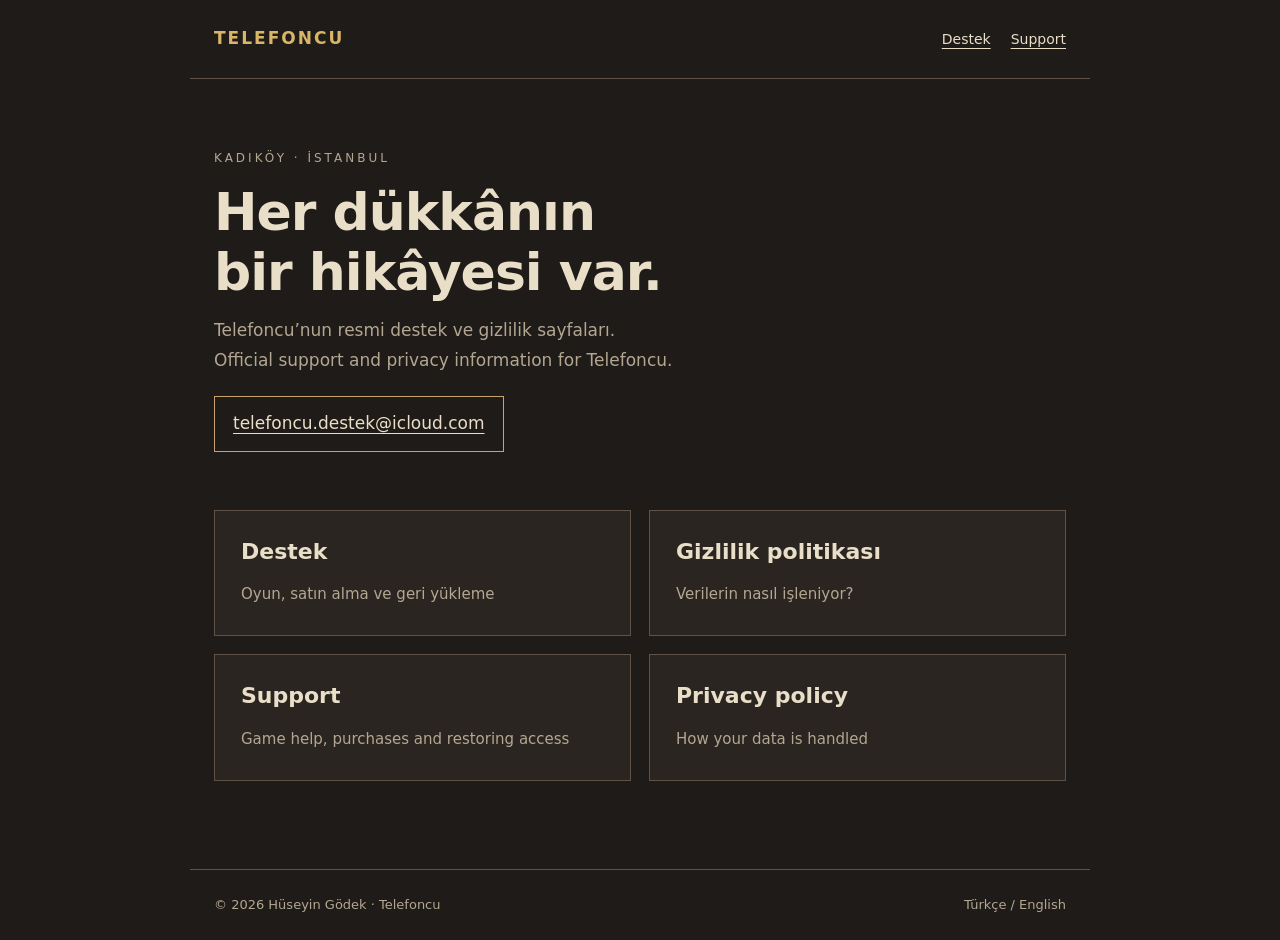
<file: index.html>
<!doctype html><html lang="tr"><head><meta charset="utf-8"><meta name="viewport" content="width=device-width,initial-scale=1"><meta name="description" content="Telefoncu resmi destek ve gizlilik sayfaları. Official support and privacy information."><title>Telefoncu · Destek &amp; Privacy</title><link rel="stylesheet" href="style.css"></head><body><header><a href="index.html">TELEFONCU</a><nav><a href="support.html">Destek</a><a href="support-en.html" lang="en">Support</a></nav></header><main><div class="hero"><p class="eyebrow">Kadıköy · İstanbul</p><h1>Her dükkânın<br>bir hikâyesi var.</h1><p class="intro">Telefoncu’nun resmi destek ve gizlilik sayfaları.<br><span lang="en">Official support and privacy information for Telefoncu.</span></p><a class="contact" href="mailto:telefoncu.destek@icloud.com">telefoncu.destek@icloud.com</a></div><div class="cards"><a class="card" href="support.html"><h2>Destek</h2><span>Oyun, satın alma ve geri yükleme</span></a><a class="card" href="privacy.html"><h2>Gizlilik politikası</h2><span>Verilerin nasıl işleniyor?</span></a><a class="card" href="support-en.html" lang="en"><h2>Support</h2><span>Game help, purchases and restoring access</span></a><a class="card" href="privacy-en.html" lang="en"><h2>Privacy policy</h2><span>How your data is handled</span></a></div></main><footer><span>© 2026 Hüseyin Gödek · Telefoncu</span><span>Türkçe / English</span></footer></body></html>
</file>
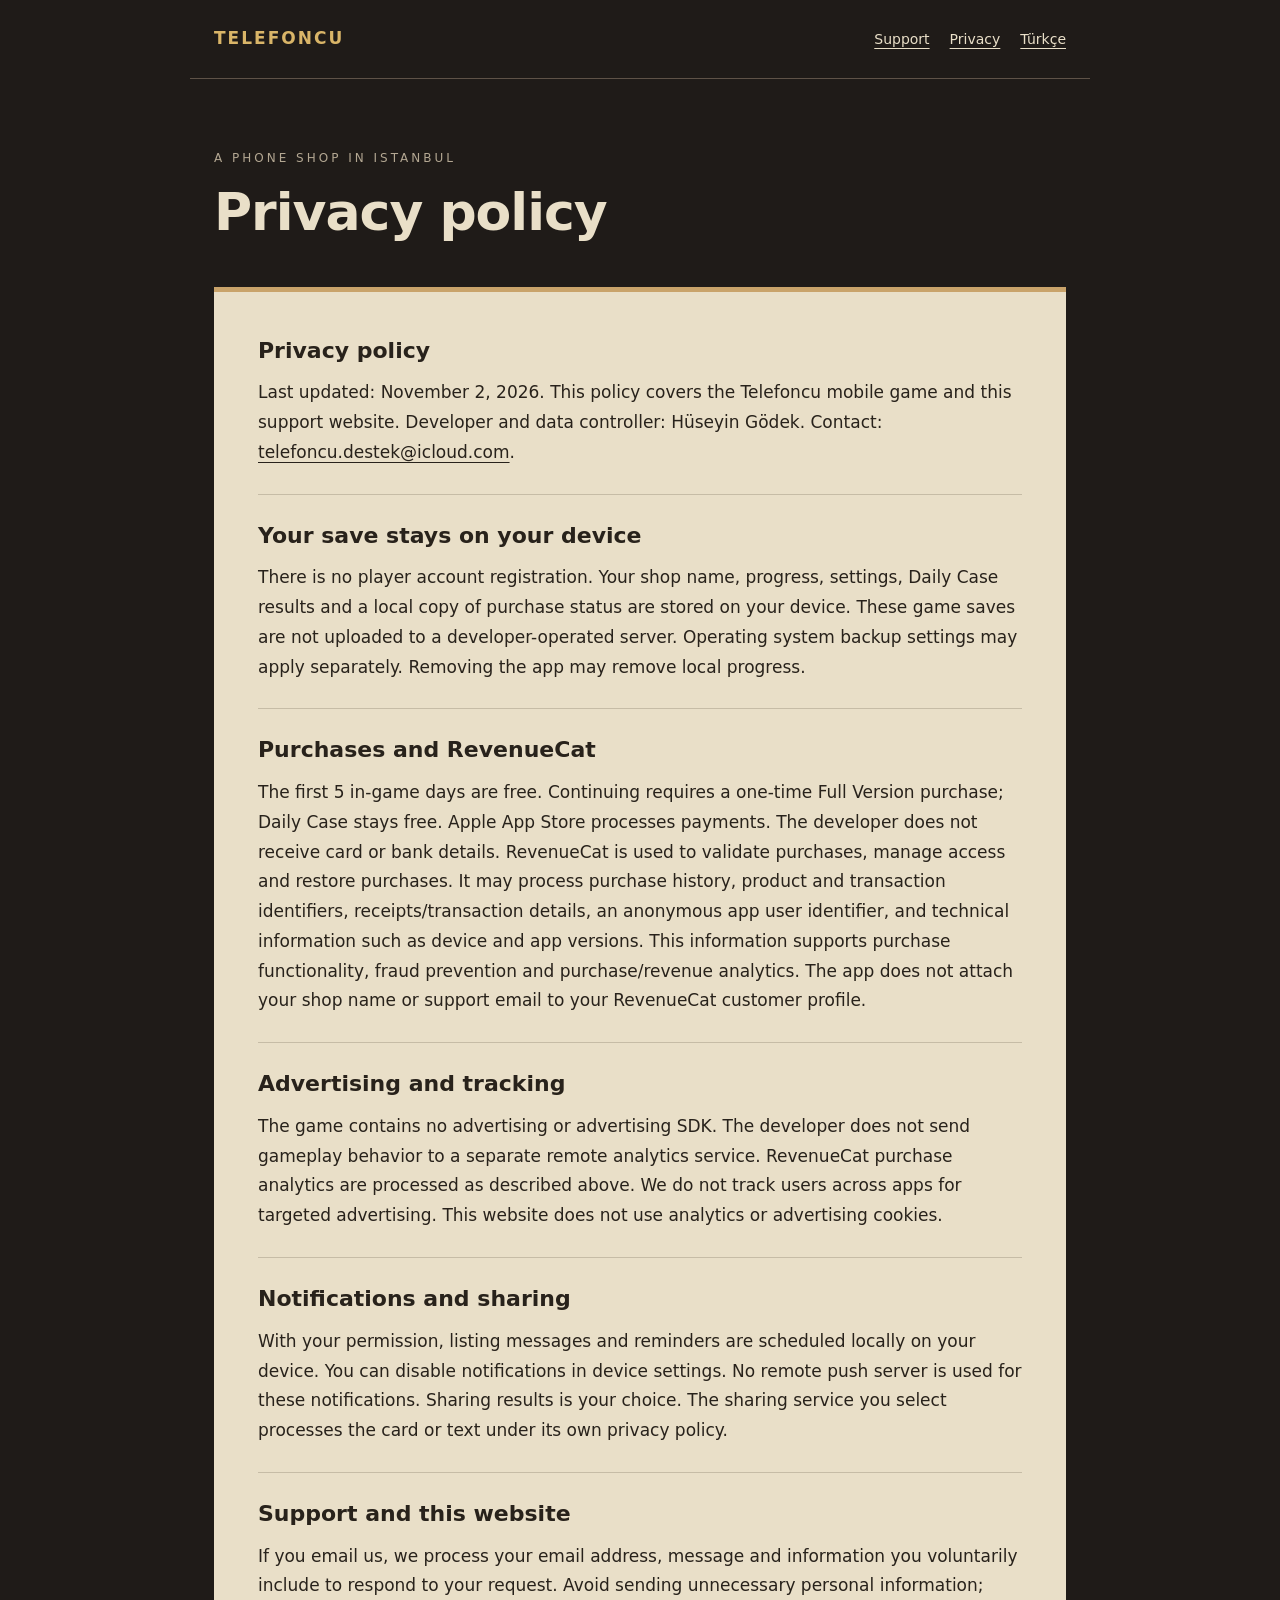
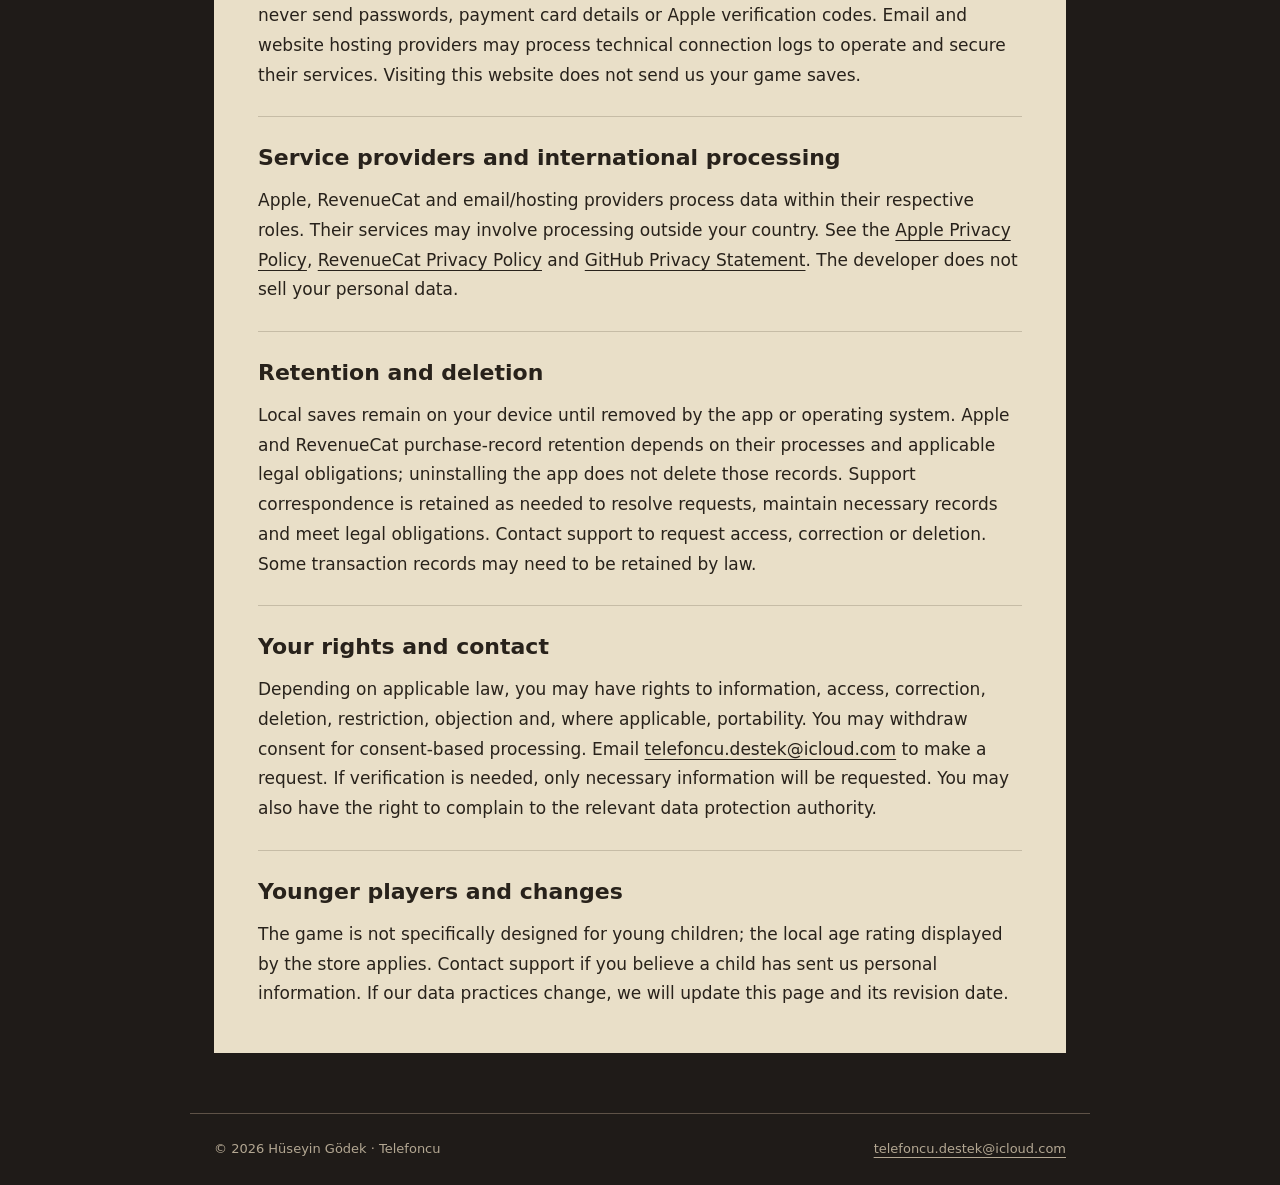
<file: privacy-en.html>
<!doctype html><html lang="en"><head><meta charset="utf-8"><meta name="viewport" content="width=device-width,initial-scale=1"><meta name="description" content="Telefoncu — Privacy policy. Hüseyin Gödek. telefoncu.destek@icloud.com"><title>Privacy policy · Telefoncu</title><link rel="stylesheet" href="style.css"><link rel="alternate" hreflang="tr" href="privacy.html"></head><body><header><a href="index.html">TELEFONCU</a><nav aria-label="Navigation"><a href="support-en.html">Support</a><a href="privacy-en.html">Privacy</a><a href="privacy.html" lang="tr">Türkçe</a></nav></header><main><div class="hero"><p class="eyebrow">A phone shop in Istanbul</p><h1>Privacy policy</h1></div><article><section><h2>Privacy policy</h2><p>Last updated: November 2, 2026. This policy covers the Telefoncu mobile game and this support website. Developer and data controller: Hüseyin Gödek. Contact: <a href="mailto:telefoncu.destek@icloud.com">telefoncu.destek@icloud.com</a>.</p></section><section><h2>Your save stays on your device</h2><p>There is no player account registration. Your shop name, progress, settings, Daily Case results and a local copy of purchase status are stored on your device. These game saves are not uploaded to a developer-operated server. Operating system backup settings may apply separately. Removing the app may remove local progress.</p></section><section><h2>Purchases and RevenueCat</h2><p>The first 5 in-game days are free. Continuing requires a one-time Full Version purchase; Daily Case stays free. Apple App Store processes payments. The developer does not receive card or bank details. RevenueCat is used to validate purchases, manage access and restore purchases. It may process purchase history, product and transaction identifiers, receipts/transaction details, an anonymous app user identifier, and technical information such as device and app versions. This information supports purchase functionality, fraud prevention and purchase/revenue analytics. The app does not attach your shop name or support email to your RevenueCat customer profile.</p></section><section><h2>Advertising and tracking</h2><p>The game contains no advertising or advertising SDK. The developer does not send gameplay behavior to a separate remote analytics service. RevenueCat purchase analytics are processed as described above. We do not track users across apps for targeted advertising. This website does not use analytics or advertising cookies.</p></section><section><h2>Notifications and sharing</h2><p>With your permission, listing messages and reminders are scheduled locally on your device. You can disable notifications in device settings. No remote push server is used for these notifications. Sharing results is your choice. The sharing service you select processes the card or text under its own privacy policy.</p></section><section><h2>Support and this website</h2><p>If you email us, we process your email address, message and information you voluntarily include to respond to your request. Avoid sending unnecessary personal information; never send passwords, payment card details or Apple verification codes. Email and website hosting providers may process technical connection logs to operate and secure their services. Visiting this website does not send us your game saves.</p></section><section><h2>Service providers and international processing</h2><p>Apple, RevenueCat and email/hosting providers process data within their respective roles. Their services may involve processing outside your country. See the <a href="https://www.apple.com/legal/privacy/">Apple Privacy Policy</a>, <a href="https://www.revenuecat.com/privacy">RevenueCat Privacy Policy</a> and <a href="https://docs.github.com/en/site-policy/privacy-policies/github-general-privacy-statement">GitHub Privacy Statement</a>. The developer does not sell your personal data.</p></section><section><h2>Retention and deletion</h2><p>Local saves remain on your device until removed by the app or operating system. Apple and RevenueCat purchase-record retention depends on their processes and applicable legal obligations; uninstalling the app does not delete those records. Support correspondence is retained as needed to resolve requests, maintain necessary records and meet legal obligations. Contact support to request access, correction or deletion. Some transaction records may need to be retained by law.</p></section><section><h2>Your rights and contact</h2><p>Depending on applicable law, you may have rights to information, access, correction, deletion, restriction, objection and, where applicable, portability. You may withdraw consent for consent-based processing. Email <a href="mailto:telefoncu.destek@icloud.com">telefoncu.destek@icloud.com</a> to make a request. If verification is needed, only necessary information will be requested. You may also have the right to complain to the relevant data protection authority.</p></section><section><h2>Younger players and changes</h2><p>The game is not specifically designed for young children; the local age rating displayed by the store applies. Contact support if you believe a child has sent us personal information. If our data practices change, we will update this page and its revision date.</p></section></article></main><footer><span>© 2026 Hüseyin Gödek · Telefoncu</span><a href="mailto:telefoncu.destek@icloud.com">telefoncu.destek@icloud.com</a></footer></body></html>
</file>
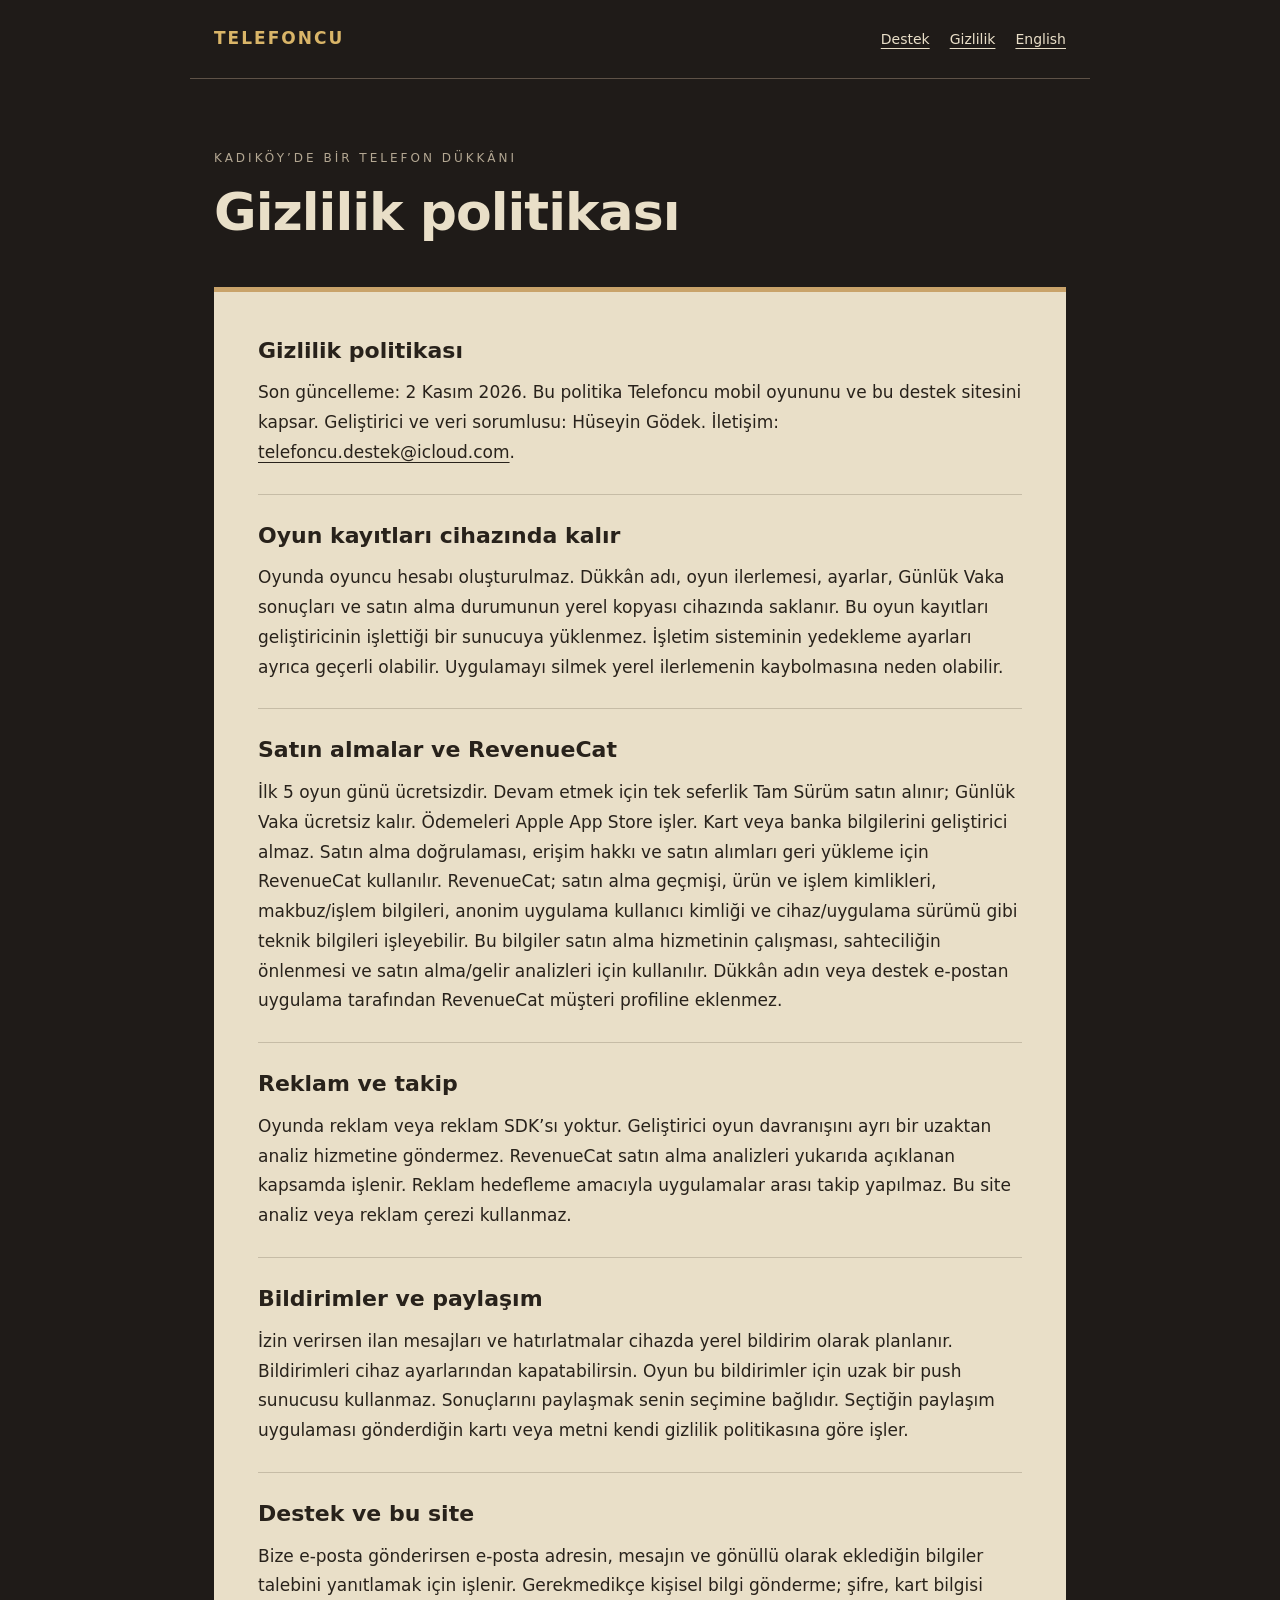
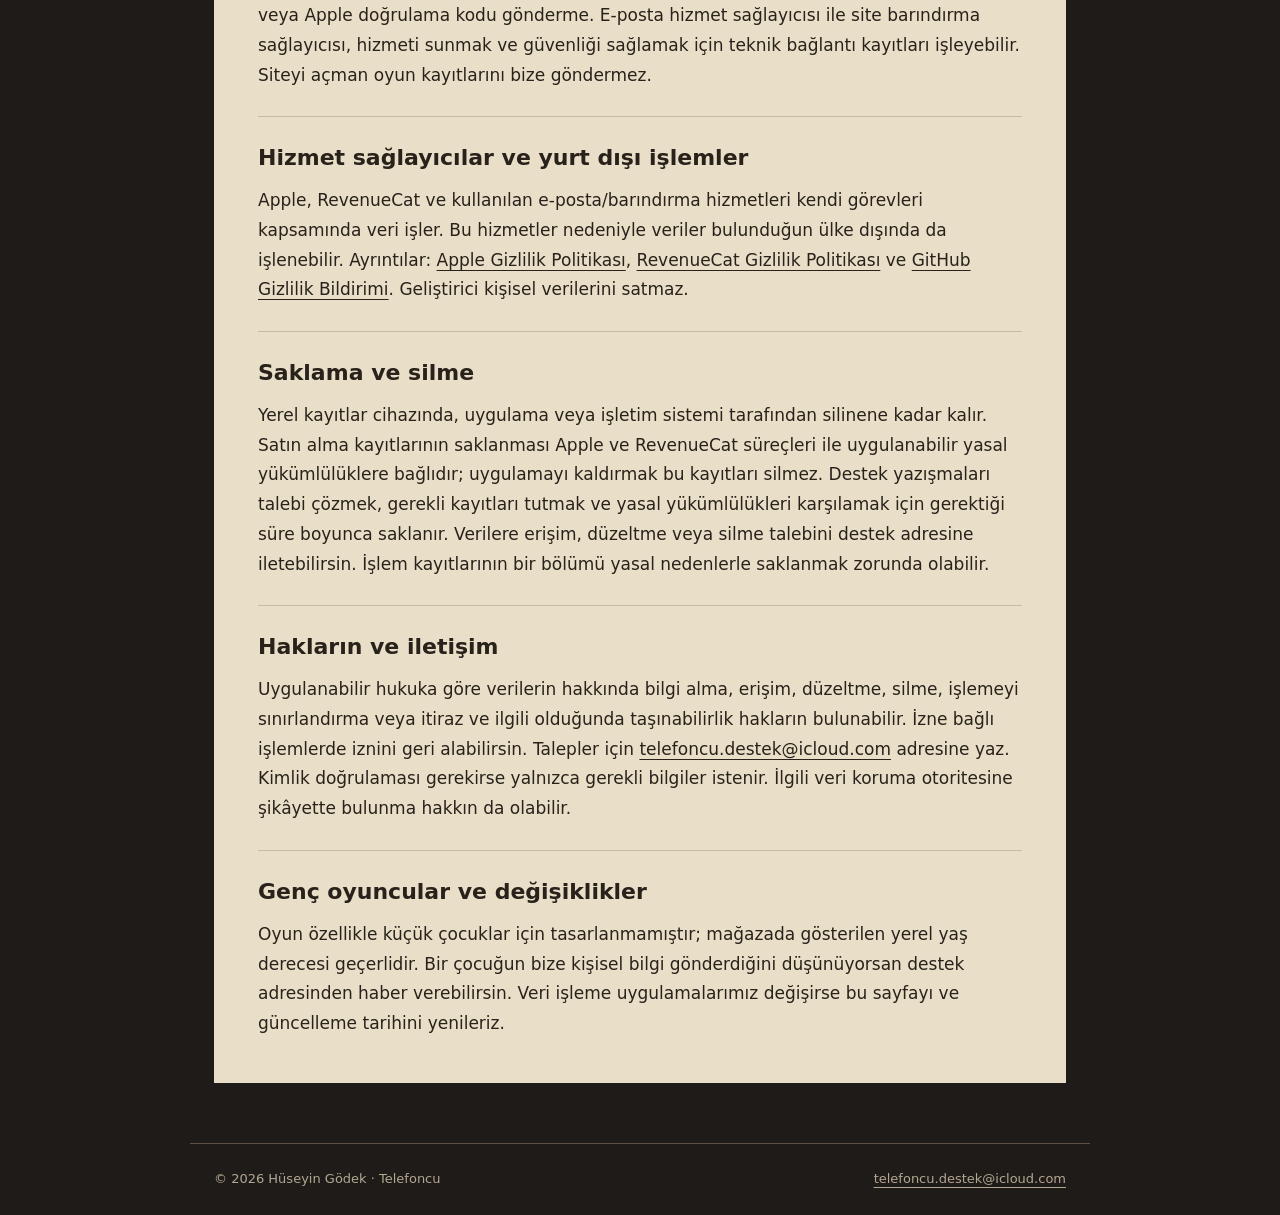
<file: privacy.html>
<!doctype html><html lang="tr"><head><meta charset="utf-8"><meta name="viewport" content="width=device-width,initial-scale=1"><meta name="description" content="Telefoncu — Gizlilik politikası. Hüseyin Gödek. telefoncu.destek@icloud.com"><title>Gizlilik politikası · Telefoncu</title><link rel="stylesheet" href="style.css"><link rel="alternate" hreflang="en" href="privacy-en.html"></head><body><header><a href="index.html">TELEFONCU</a><nav aria-label="Gezinme"><a href="support.html">Destek</a><a href="privacy.html">Gizlilik</a><a href="privacy-en.html" lang="en">English</a></nav></header><main><div class="hero"><p class="eyebrow">Kadıköy’de bir telefon dükkânı</p><h1>Gizlilik politikası</h1></div><article><section><h2>Gizlilik politikası</h2><p>Son güncelleme: 2 Kasım 2026. Bu politika Telefoncu mobil oyununu ve bu destek sitesini kapsar. Geliştirici ve veri sorumlusu: Hüseyin Gödek. İletişim: <a href="mailto:telefoncu.destek@icloud.com">telefoncu.destek@icloud.com</a>.</p></section><section><h2>Oyun kayıtları cihazında kalır</h2><p>Oyunda oyuncu hesabı oluşturulmaz. Dükkân adı, oyun ilerlemesi, ayarlar, Günlük Vaka sonuçları ve satın alma durumunun yerel kopyası cihazında saklanır. Bu oyun kayıtları geliştiricinin işlettiği bir sunucuya yüklenmez. İşletim sisteminin yedekleme ayarları ayrıca geçerli olabilir. Uygulamayı silmek yerel ilerlemenin kaybolmasına neden olabilir.</p></section><section><h2>Satın almalar ve RevenueCat</h2><p>İlk 5 oyun günü ücretsizdir. Devam etmek için tek seferlik Tam Sürüm satın alınır; Günlük Vaka ücretsiz kalır. Ödemeleri Apple App Store işler. Kart veya banka bilgilerini geliştirici almaz. Satın alma doğrulaması, erişim hakkı ve satın alımları geri yükleme için RevenueCat kullanılır. RevenueCat; satın alma geçmişi, ürün ve işlem kimlikleri, makbuz/işlem bilgileri, anonim uygulama kullanıcı kimliği ve cihaz/uygulama sürümü gibi teknik bilgileri işleyebilir. Bu bilgiler satın alma hizmetinin çalışması, sahteciliğin önlenmesi ve satın alma/gelir analizleri için kullanılır. Dükkân adın veya destek e-postan uygulama tarafından RevenueCat müşteri profiline eklenmez.</p></section><section><h2>Reklam ve takip</h2><p>Oyunda reklam veya reklam SDK’sı yoktur. Geliştirici oyun davranışını ayrı bir uzaktan analiz hizmetine göndermez. RevenueCat satın alma analizleri yukarıda açıklanan kapsamda işlenir. Reklam hedefleme amacıyla uygulamalar arası takip yapılmaz. Bu site analiz veya reklam çerezi kullanmaz.</p></section><section><h2>Bildirimler ve paylaşım</h2><p>İzin verirsen ilan mesajları ve hatırlatmalar cihazda yerel bildirim olarak planlanır. Bildirimleri cihaz ayarlarından kapatabilirsin. Oyun bu bildirimler için uzak bir push sunucusu kullanmaz. Sonuçlarını paylaşmak senin seçimine bağlıdır. Seçtiğin paylaşım uygulaması gönderdiğin kartı veya metni kendi gizlilik politikasına göre işler.</p></section><section><h2>Destek ve bu site</h2><p>Bize e-posta gönderirsen e-posta adresin, mesajın ve gönüllü olarak eklediğin bilgiler talebini yanıtlamak için işlenir. Gerekmedikçe kişisel bilgi gönderme; şifre, kart bilgisi veya Apple doğrulama kodu gönderme. E-posta hizmet sağlayıcısı ile site barındırma sağlayıcısı, hizmeti sunmak ve güvenliği sağlamak için teknik bağlantı kayıtları işleyebilir. Siteyi açman oyun kayıtlarını bize göndermez.</p></section><section><h2>Hizmet sağlayıcılar ve yurt dışı işlemler</h2><p>Apple, RevenueCat ve kullanılan e-posta/barındırma hizmetleri kendi görevleri kapsamında veri işler. Bu hizmetler nedeniyle veriler bulunduğun ülke dışında da işlenebilir. Ayrıntılar: <a href="https://www.apple.com/legal/privacy/">Apple Gizlilik Politikası</a>, <a href="https://www.revenuecat.com/privacy">RevenueCat Gizlilik Politikası</a> ve <a href="https://docs.github.com/en/site-policy/privacy-policies/github-general-privacy-statement">GitHub Gizlilik Bildirimi</a>. Geliştirici kişisel verilerini satmaz.</p></section><section><h2>Saklama ve silme</h2><p>Yerel kayıtlar cihazında, uygulama veya işletim sistemi tarafından silinene kadar kalır. Satın alma kayıtlarının saklanması Apple ve RevenueCat süreçleri ile uygulanabilir yasal yükümlülüklere bağlıdır; uygulamayı kaldırmak bu kayıtları silmez. Destek yazışmaları talebi çözmek, gerekli kayıtları tutmak ve yasal yükümlülükleri karşılamak için gerektiği süre boyunca saklanır. Verilere erişim, düzeltme veya silme talebini destek adresine iletebilirsin. İşlem kayıtlarının bir bölümü yasal nedenlerle saklanmak zorunda olabilir.</p></section><section><h2>Hakların ve iletişim</h2><p>Uygulanabilir hukuka göre verilerin hakkında bilgi alma, erişim, düzeltme, silme, işlemeyi sınırlandırma veya itiraz ve ilgili olduğunda taşınabilirlik hakların bulunabilir. İzne bağlı işlemlerde iznini geri alabilirsin. Talepler için <a href="mailto:telefoncu.destek@icloud.com">telefoncu.destek@icloud.com</a> adresine yaz. Kimlik doğrulaması gerekirse yalnızca gerekli bilgiler istenir. İlgili veri koruma otoritesine şikâyette bulunma hakkın da olabilir.</p></section><section><h2>Genç oyuncular ve değişiklikler</h2><p>Oyun özellikle küçük çocuklar için tasarlanmamıştır; mağazada gösterilen yerel yaş derecesi geçerlidir. Bir çocuğun bize kişisel bilgi gönderdiğini düşünüyorsan destek adresinden haber verebilirsin. Veri işleme uygulamalarımız değişirse bu sayfayı ve güncelleme tarihini yenileriz.</p></section></article></main><footer><span>© 2026 Hüseyin Gödek · Telefoncu</span><a href="mailto:telefoncu.destek@icloud.com">telefoncu.destek@icloud.com</a></footer></body></html>
</file>
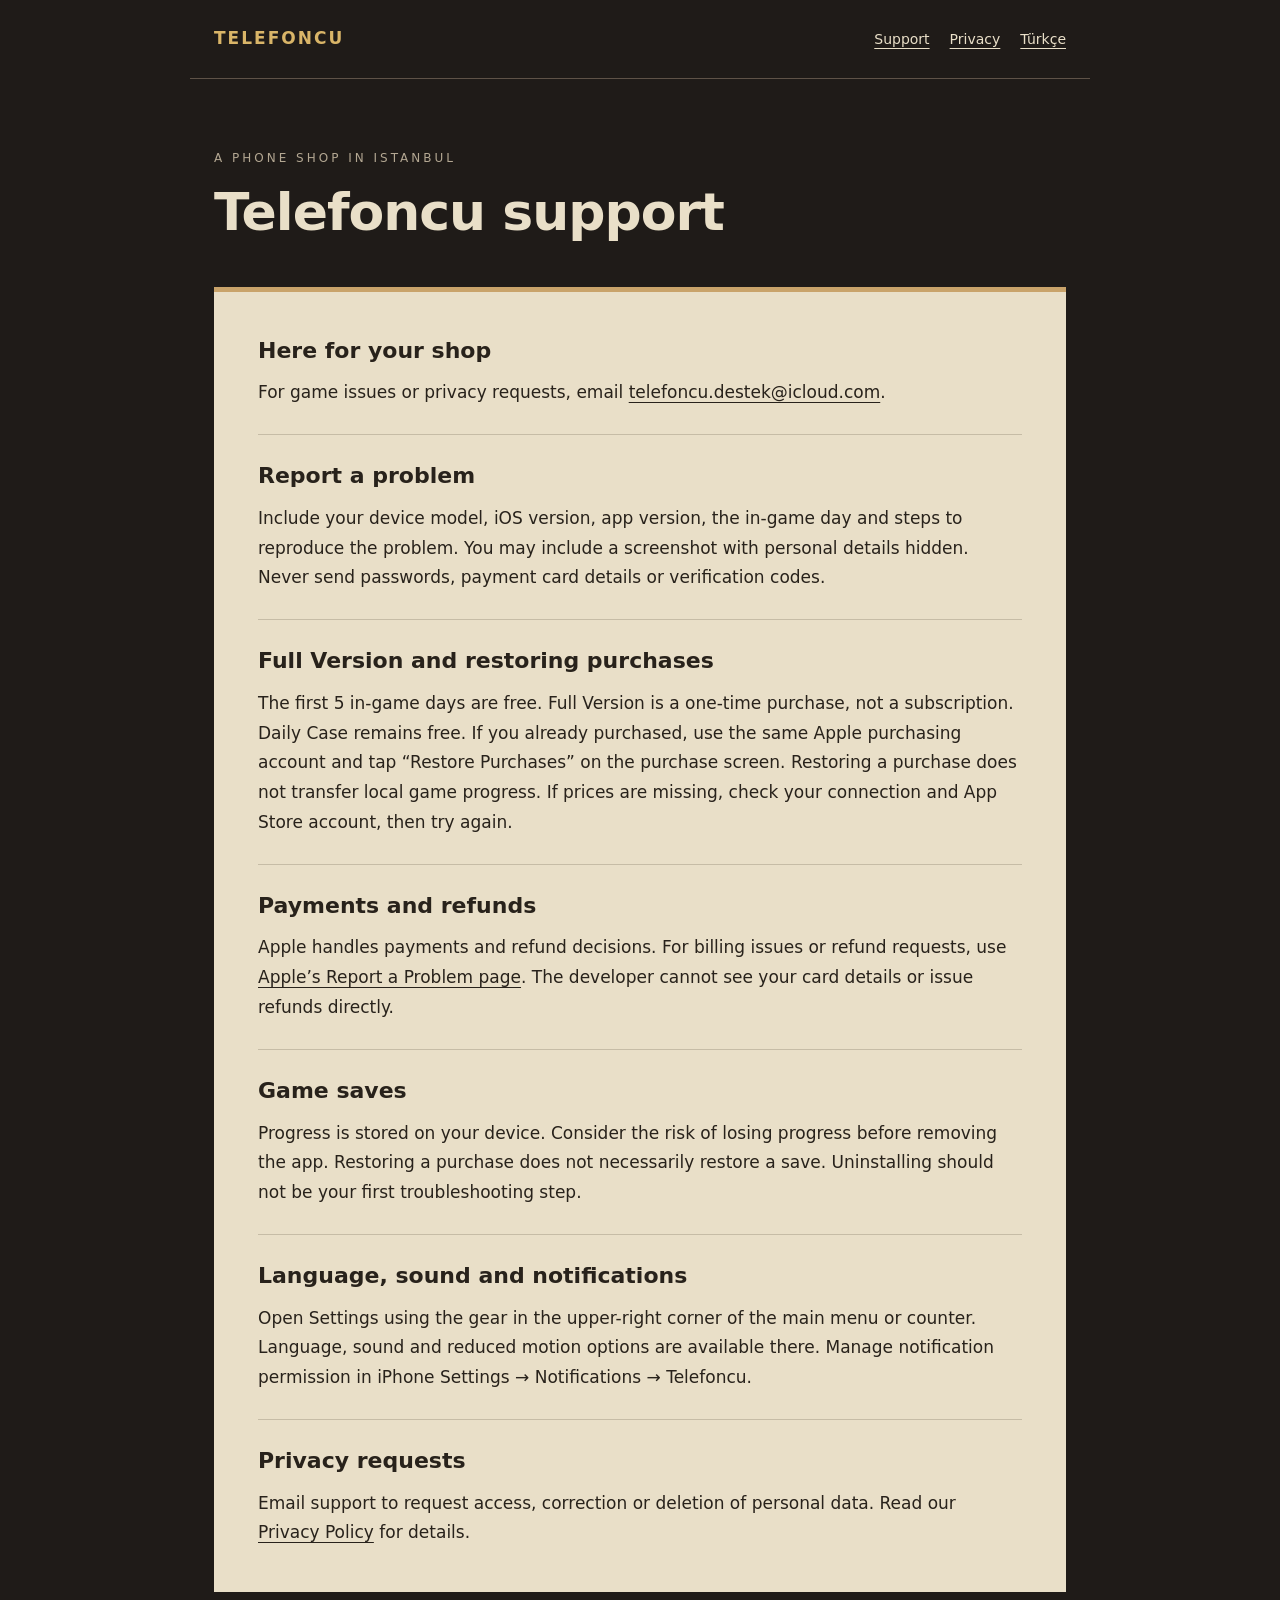
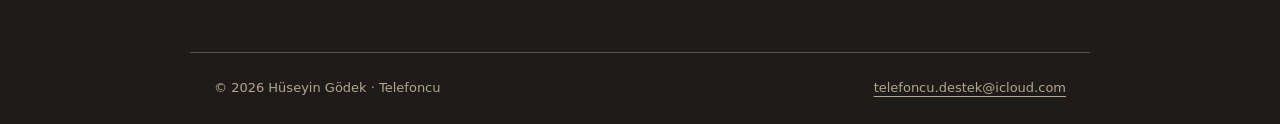
<file: support-en.html>
<!doctype html><html lang="en"><head><meta charset="utf-8"><meta name="viewport" content="width=device-width,initial-scale=1"><meta name="description" content="Telefoncu — Telefoncu support. Hüseyin Gödek. telefoncu.destek@icloud.com"><title>Telefoncu support · Telefoncu</title><link rel="stylesheet" href="style.css"><link rel="alternate" hreflang="tr" href="support.html"></head><body><header><a href="index.html">TELEFONCU</a><nav aria-label="Navigation"><a href="support-en.html">Support</a><a href="privacy-en.html">Privacy</a><a href="support.html" lang="tr">Türkçe</a></nav></header><main><div class="hero"><p class="eyebrow">A phone shop in Istanbul</p><h1>Telefoncu support</h1></div><article><section><h2>Here for your shop</h2><p>For game issues or privacy requests, email <a href="mailto:telefoncu.destek@icloud.com">telefoncu.destek@icloud.com</a>.</p></section><section><h2>Report a problem</h2><p>Include your device model, iOS version, app version, the in-game day and steps to reproduce the problem. You may include a screenshot with personal details hidden. Never send passwords, payment card details or verification codes.</p></section><section><h2>Full Version and restoring purchases</h2><p>The first 5 in-game days are free. Full Version is a one-time purchase, not a subscription. Daily Case remains free. If you already purchased, use the same Apple purchasing account and tap “Restore Purchases” on the purchase screen. Restoring a purchase does not transfer local game progress. If prices are missing, check your connection and App Store account, then try again.</p></section><section><h2>Payments and refunds</h2><p>Apple handles payments and refund decisions. For billing issues or refund requests, use <a href="https://reportaproblem.apple.com/">Apple’s Report a Problem page</a>. The developer cannot see your card details or issue refunds directly.</p></section><section><h2>Game saves</h2><p>Progress is stored on your device. Consider the risk of losing progress before removing the app. Restoring a purchase does not necessarily restore a save. Uninstalling should not be your first troubleshooting step.</p></section><section><h2>Language, sound and notifications</h2><p>Open Settings using the gear in the upper-right corner of the main menu or counter. Language, sound and reduced motion options are available there. Manage notification permission in iPhone Settings → Notifications → Telefoncu.</p></section><section><h2>Privacy requests</h2><p>Email support to request access, correction or deletion of personal data. Read our <a href="privacy-en.html">Privacy Policy</a> for details.</p></section></article></main><footer><span>© 2026 Hüseyin Gödek · Telefoncu</span><a href="mailto:telefoncu.destek@icloud.com">telefoncu.destek@icloud.com</a></footer></body></html>
</file>
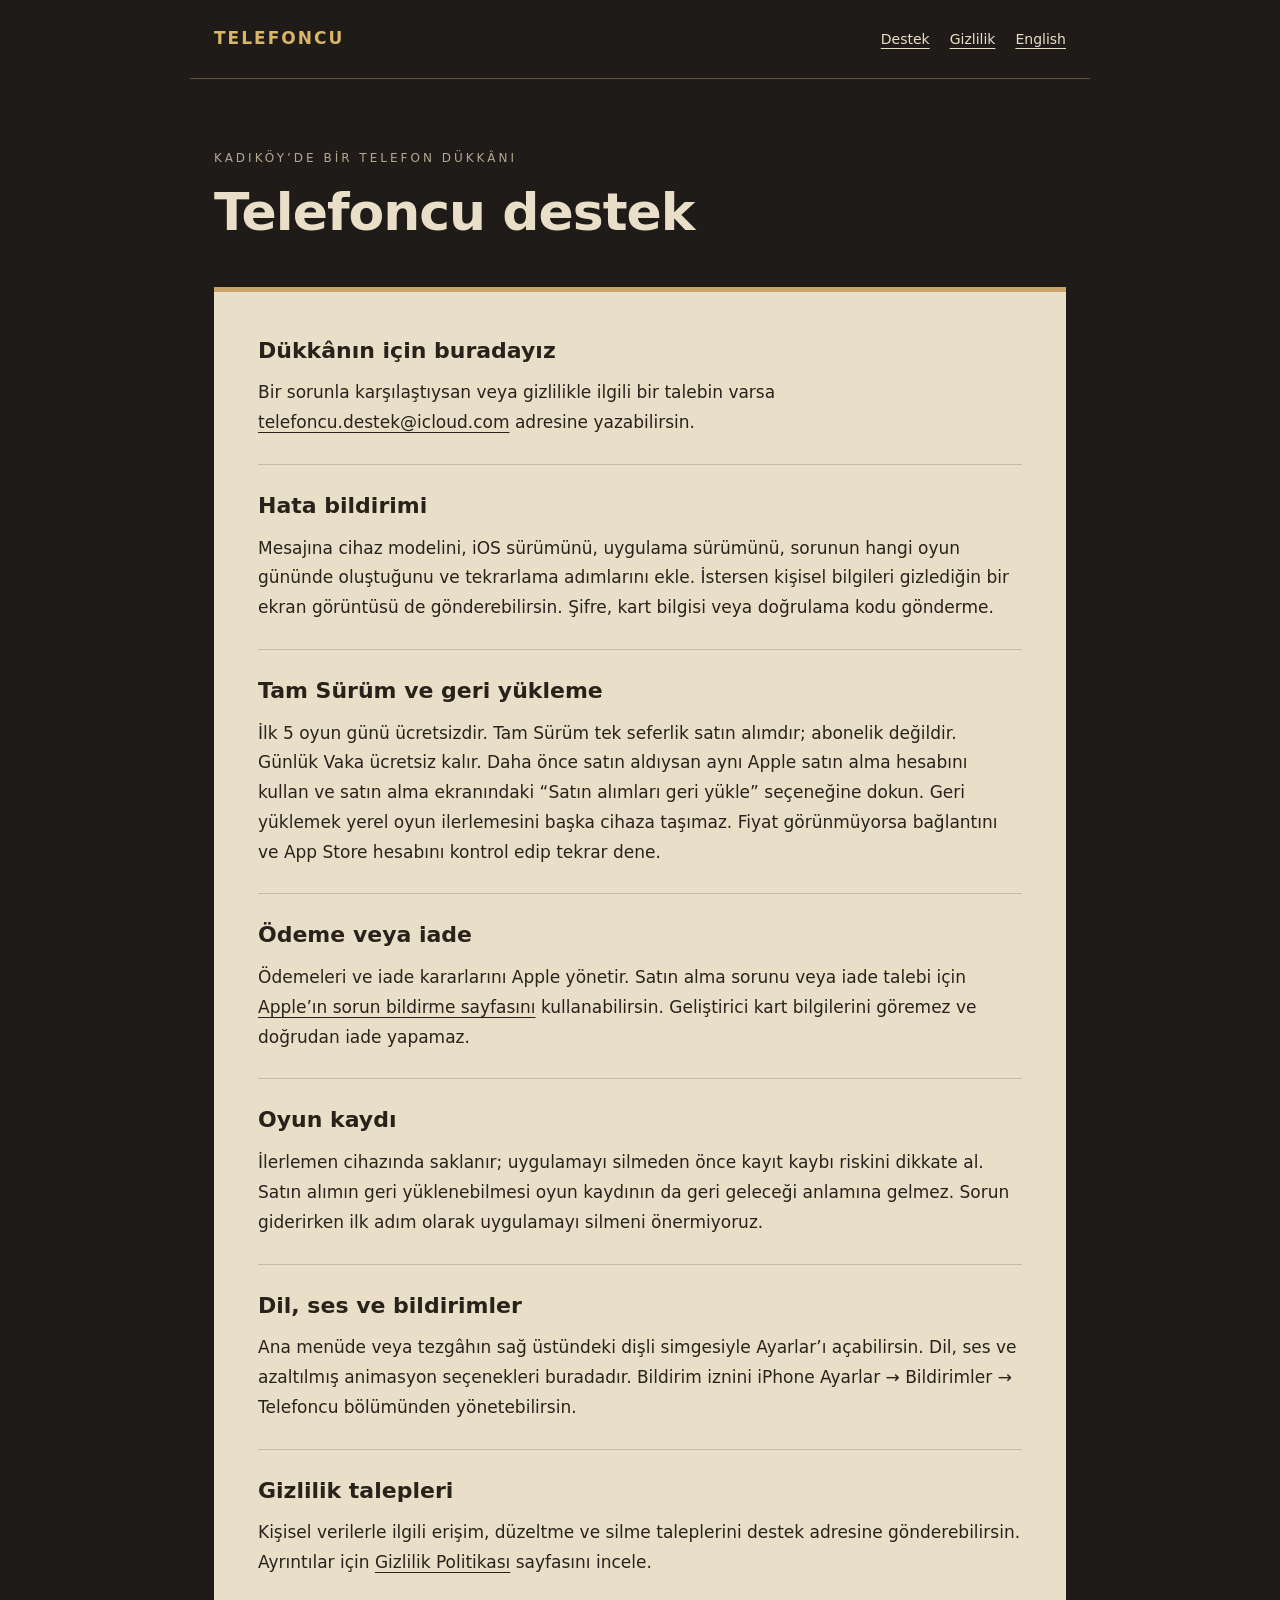
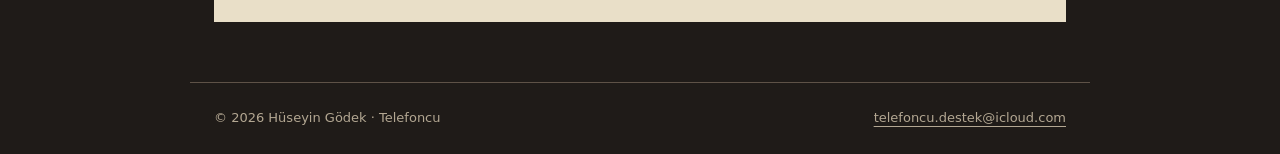
<file: support.html>
<!doctype html><html lang="tr"><head><meta charset="utf-8"><meta name="viewport" content="width=device-width,initial-scale=1"><meta name="description" content="Telefoncu — Telefoncu destek. Hüseyin Gödek. telefoncu.destek@icloud.com"><title>Telefoncu destek · Telefoncu</title><link rel="stylesheet" href="style.css"><link rel="alternate" hreflang="en" href="support-en.html"></head><body><header><a href="index.html">TELEFONCU</a><nav aria-label="Gezinme"><a href="support.html">Destek</a><a href="privacy.html">Gizlilik</a><a href="support-en.html" lang="en">English</a></nav></header><main><div class="hero"><p class="eyebrow">Kadıköy’de bir telefon dükkânı</p><h1>Telefoncu destek</h1></div><article><section><h2>Dükkânın için buradayız</h2><p>Bir sorunla karşılaştıysan veya gizlilikle ilgili bir talebin varsa <a href="mailto:telefoncu.destek@icloud.com">telefoncu.destek@icloud.com</a> adresine yazabilirsin.</p></section><section><h2>Hata bildirimi</h2><p>Mesajına cihaz modelini, iOS sürümünü, uygulama sürümünü, sorunun hangi oyun gününde oluştuğunu ve tekrarlama adımlarını ekle. İstersen kişisel bilgileri gizlediğin bir ekran görüntüsü de gönderebilirsin. Şifre, kart bilgisi veya doğrulama kodu gönderme.</p></section><section><h2>Tam Sürüm ve geri yükleme</h2><p>İlk 5 oyun günü ücretsizdir. Tam Sürüm tek seferlik satın alımdır; abonelik değildir. Günlük Vaka ücretsiz kalır. Daha önce satın aldıysan aynı Apple satın alma hesabını kullan ve satın alma ekranındaki “Satın alımları geri yükle” seçeneğine dokun. Geri yüklemek yerel oyun ilerlemesini başka cihaza taşımaz. Fiyat görünmüyorsa bağlantını ve App Store hesabını kontrol edip tekrar dene.</p></section><section><h2>Ödeme veya iade</h2><p>Ödemeleri ve iade kararlarını Apple yönetir. Satın alma sorunu veya iade talebi için <a href="https://reportaproblem.apple.com/">Apple’ın sorun bildirme sayfasını</a> kullanabilirsin. Geliştirici kart bilgilerini göremez ve doğrudan iade yapamaz.</p></section><section><h2>Oyun kaydı</h2><p>İlerlemen cihazında saklanır; uygulamayı silmeden önce kayıt kaybı riskini dikkate al. Satın alımın geri yüklenebilmesi oyun kaydının da geri geleceği anlamına gelmez. Sorun giderirken ilk adım olarak uygulamayı silmeni önermiyoruz.</p></section><section><h2>Dil, ses ve bildirimler</h2><p>Ana menüde veya tezgâhın sağ üstündeki dişli simgesiyle Ayarlar’ı açabilirsin. Dil, ses ve azaltılmış animasyon seçenekleri buradadır. Bildirim iznini iPhone Ayarlar → Bildirimler → Telefoncu bölümünden yönetebilirsin.</p></section><section><h2>Gizlilik talepleri</h2><p>Kişisel verilerle ilgili erişim, düzeltme ve silme taleplerini destek adresine gönderebilirsin. Ayrıntılar için <a href="privacy.html">Gizlilik Politikası</a> sayfasını incele.</p></section></article></main><footer><span>© 2026 Hüseyin Gödek · Telefoncu</span><a href="mailto:telefoncu.destek@icloud.com">telefoncu.destek@icloud.com</a></footer></body></html>
</file>
<file: style.css>
*{box-sizing:border-box}html{color-scheme:dark;scroll-behavior:smooth}body{margin:0;background:#1f1b18;color:#e9dfc8;font:17px/1.75 ui-sans-serif,system-ui,-apple-system,BlinkMacSystemFont,"Segoe UI",sans-serif}a{color:inherit;text-underline-offset:4px}a:hover{color:#d9b568}a:focus-visible{outline:3px solid #d9b568;outline-offset:5px}header,main,footer{max-width:900px;margin:auto;padding:24px}header{display:flex;justify-content:space-between;align-items:center;gap:20px;border-bottom:1px solid #5e5247}header>a{font-weight:900;letter-spacing:2px;color:#d9b568;text-decoration:none}nav{display:flex;gap:20px;font-size:14px;flex-wrap:wrap}.hero{padding:45px 0 30px}.eyebrow{text-transform:uppercase;letter-spacing:3px;color:#b3a792;font-size:12px}h1{font-size:clamp(32px,7vw,52px);line-height:1.15;letter-spacing:-1px;margin:14px 0}h2{font-size:22px;line-height:1.4;margin:0 0 12px}p{margin:0}article{background:#e9dfc8;color:#28221b;border-top:5px solid #c9a36a;padding:clamp(22px,5vw,44px)}section+section{border-top:1px solid #c6bca6;padding-top:26px;margin-top:26px}article a:hover{color:#79561c}.contact{display:inline-block;padding:12px 18px;border:1px solid #c9a36a;margin-top:20px;overflow-wrap:anywhere}.intro{color:#b3a792;max-width:620px}.cards{display:grid;grid-template-columns:1fr 1fr;gap:18px;margin:28px 0}.card{display:block;padding:26px;border:1px solid #5e5247;text-decoration:none;background:#2b2521}.card span{color:#b3a792;font-size:15px}footer{font-size:13px;color:#b3a792;border-top:1px solid #5e5247;margin-top:36px;display:flex;justify-content:space-between;gap:15px;flex-wrap:wrap}footer a{overflow-wrap:anywhere}@media(max-width:560px){header,main,footer{padding:18px}header{align-items:flex-start}nav{gap:10px}.hero{padding:28px 0}.cards{grid-template-columns:1fr}body{font-size:16px}}@media(prefers-reduced-motion:reduce){html{scroll-behavior:auto}}
</file>
